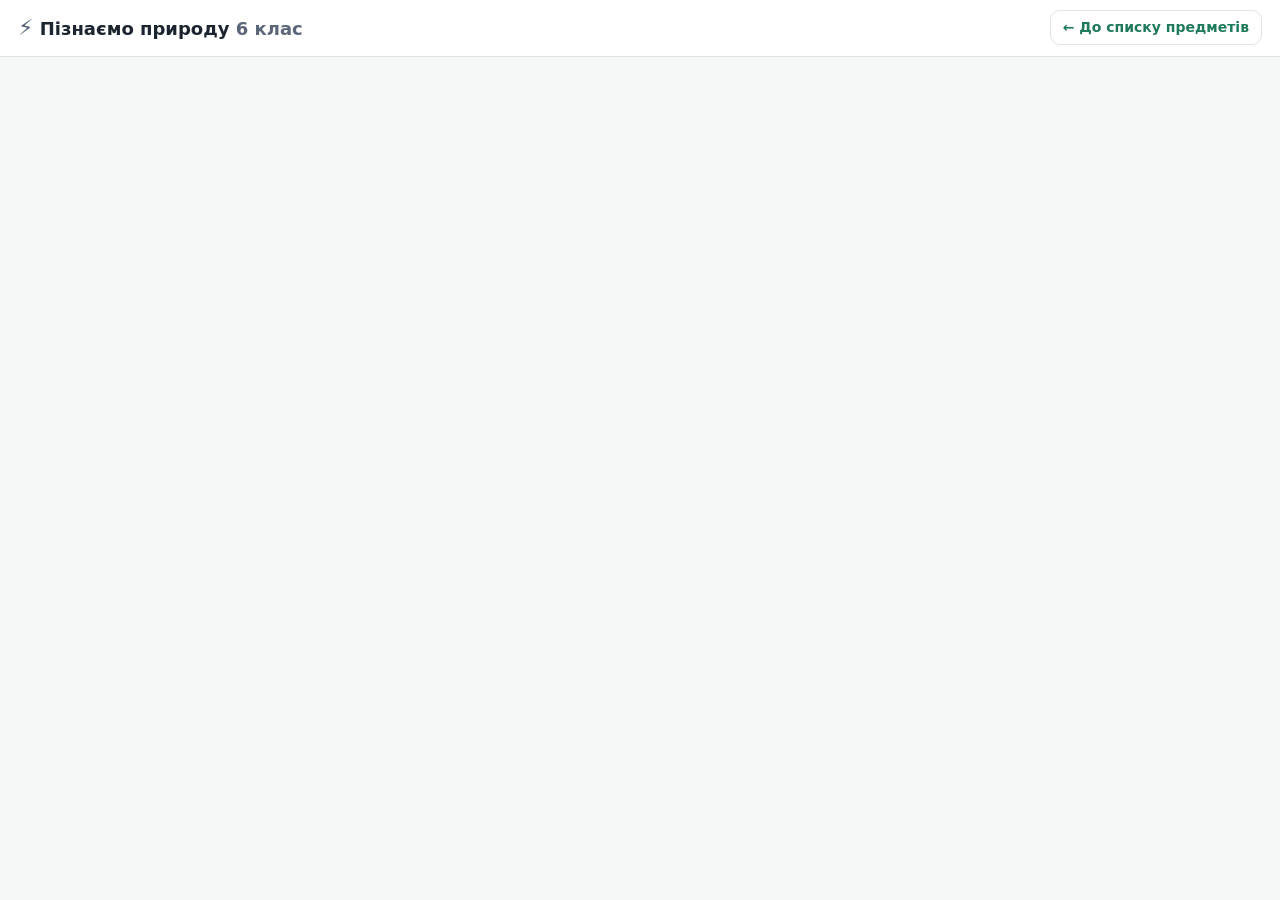
<file: index.html>
<!doctype html>
<html lang="uk">
<head>
  <meta charset="utf-8">
  <!-- Корінь репозиторію = корінь GitHub Pages, а сам конспект лежить у course/.
       Редирект працює і за посиланням, і подвійним кліком по файлу. -->
  <meta http-equiv="refresh" content="0; url=course/index.html">
  <title>Пізнаємо природу 6 клас</title>
  <!-- Іконка вшита в сторінку: інакше браузер сам піде по /favicon.ico і зловить 404. -->
  <link rel="icon" href="data:image/svg+xml,%3Csvg xmlns='http://www.w3.org/2000/svg' viewBox='0 0 100 100'%3E%3Ctext y='.92em' font-size='92'%3E%E2%9A%A1%3C/text%3E%3C/svg%3E">
</head>
<body>
  <a href="course/index.html">Відкрити конспект</a>
</body>
</html>
</file>
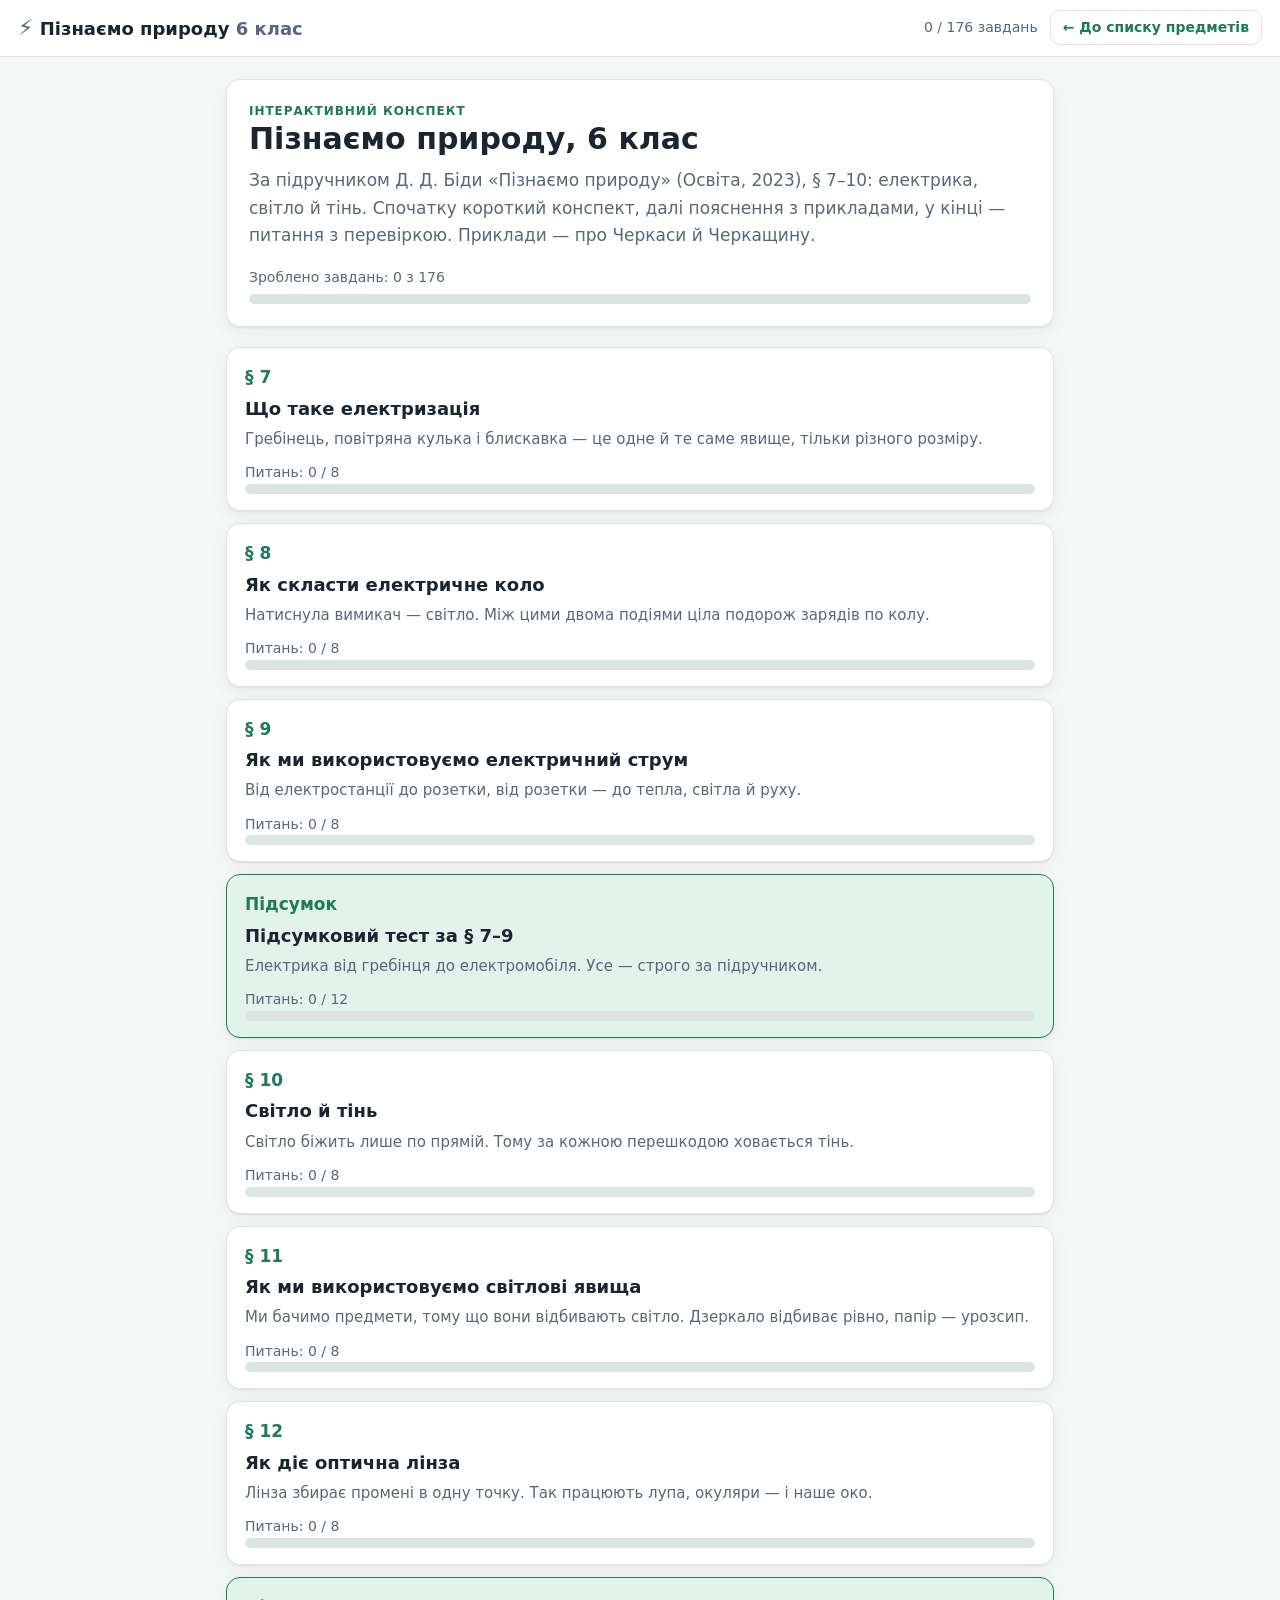
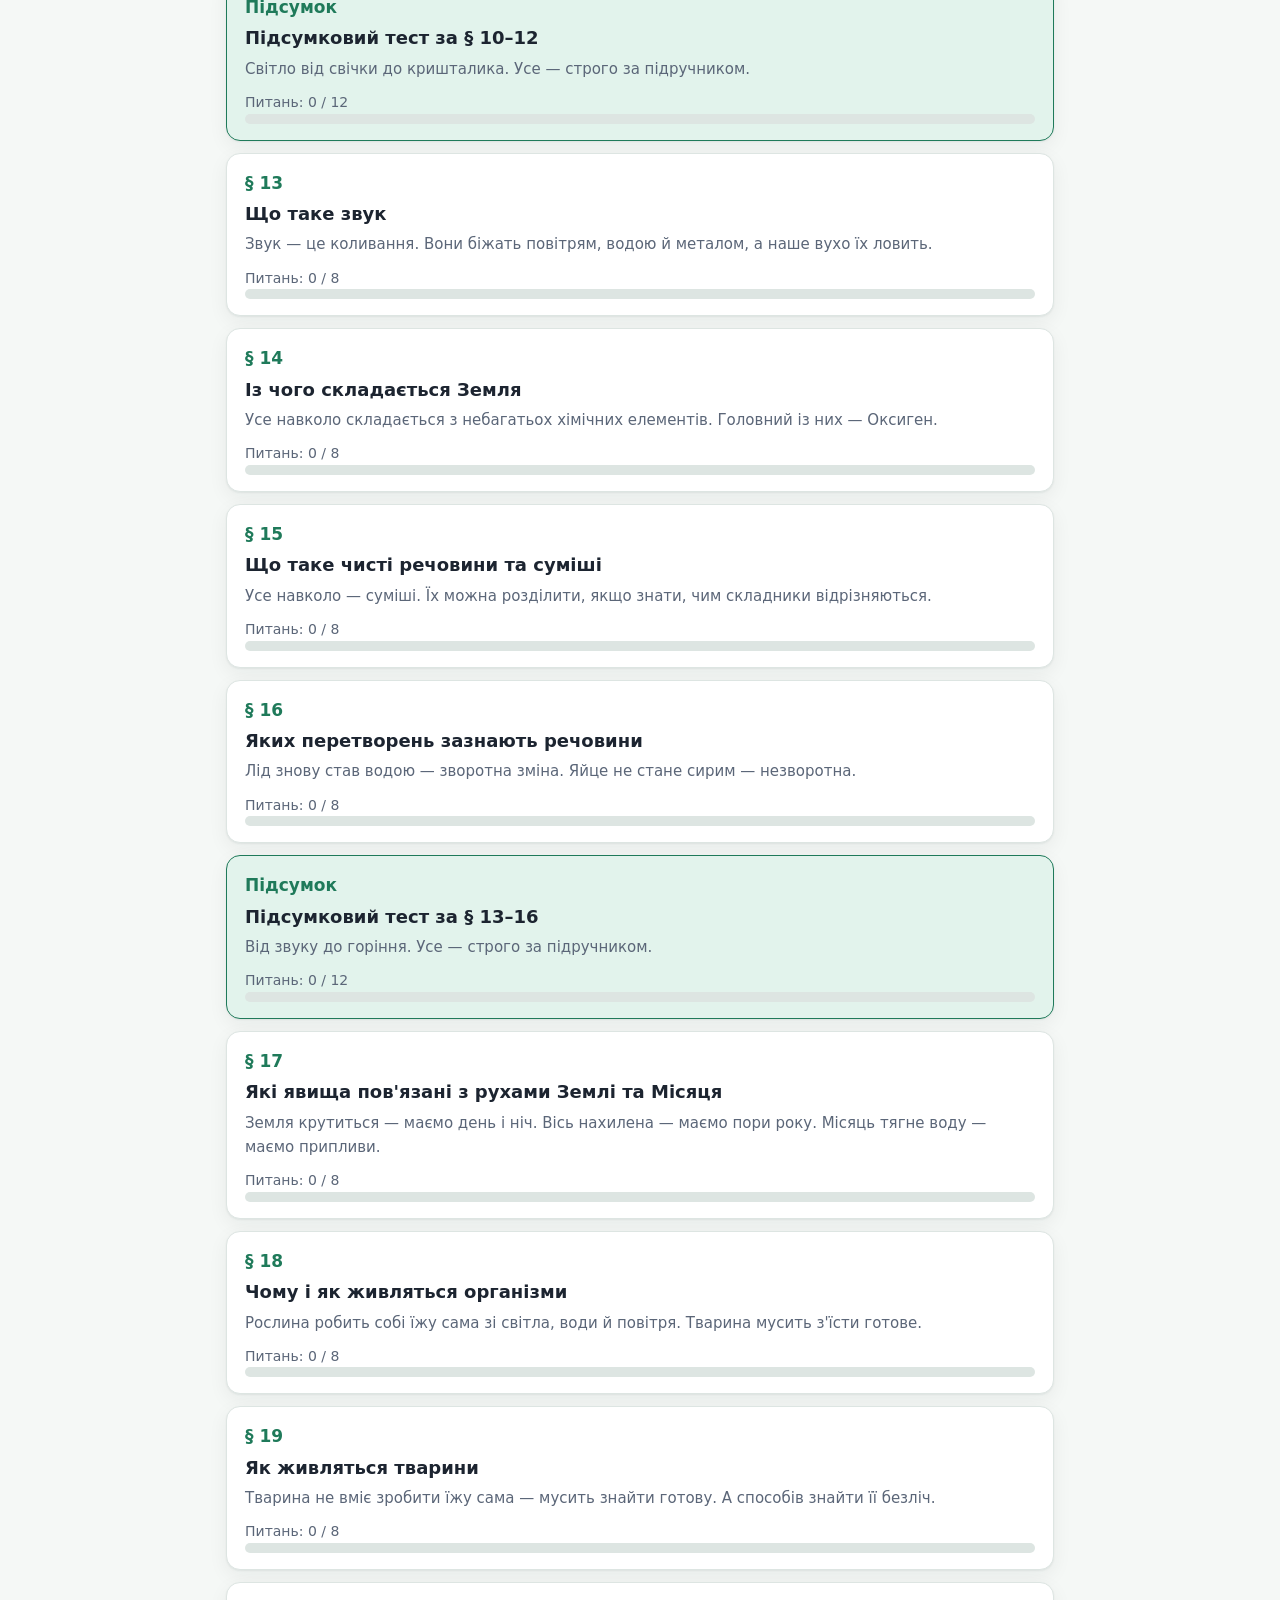
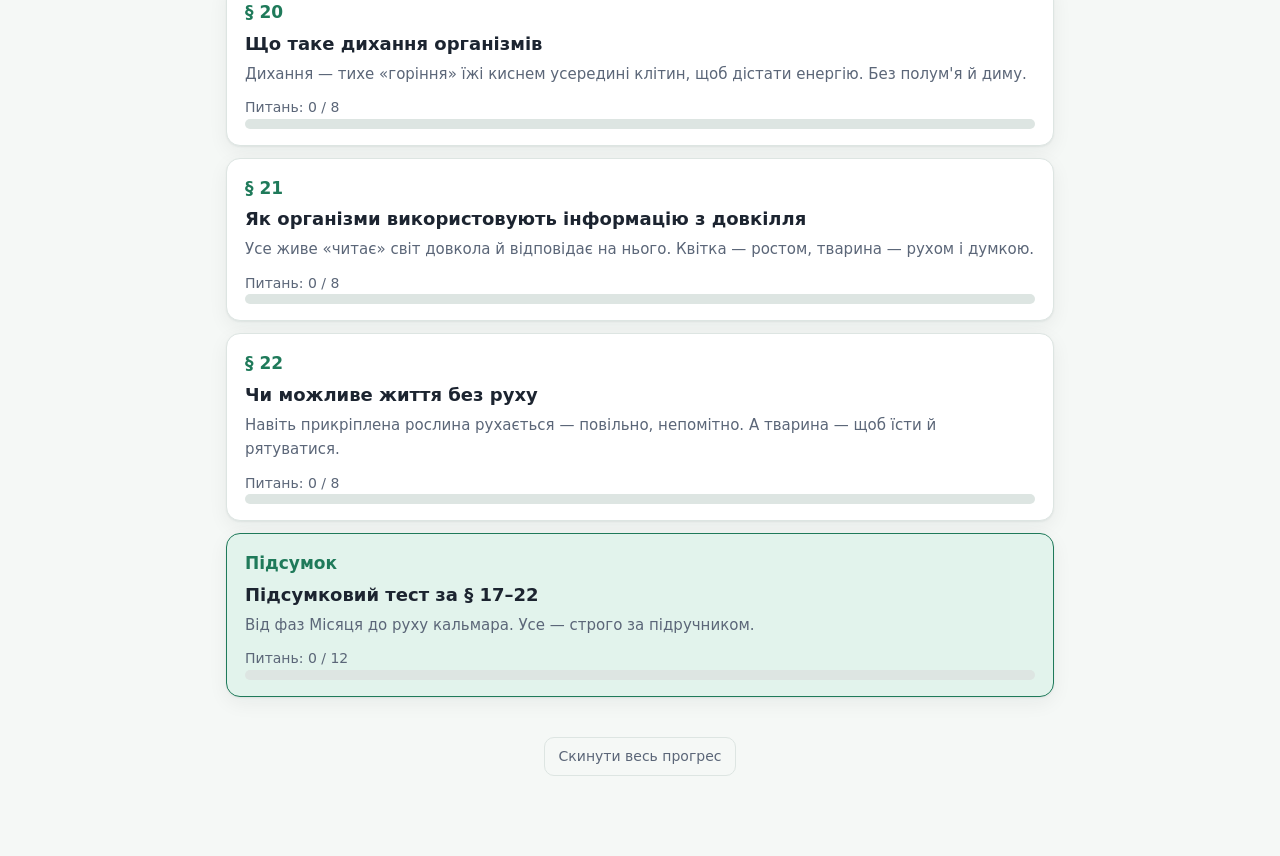
<file: course/index.html>
<!doctype html>
<html lang="uk">
<head>
  <meta charset="utf-8">
  <meta name="viewport" content="width=device-width, initial-scale=1">
  <title>Пізнаємо природу 6 клас</title>
  <!-- Іконка вшита в сторінку: інакше браузер сам піде по /favicon.ico і зловить 404. -->
  <link rel="icon" href="data:image/svg+xml,%3Csvg xmlns='http://www.w3.org/2000/svg' viewBox='0 0 100 100'%3E%3Ctext y='.92em' font-size='92'%3E%E2%9A%A1%3C/text%3E%3C/svg%3E">
  <link rel="stylesheet" href="css/app.css">
</head>
<body>
  <header class="topbar">
    <a class="brand" href="#/"><span class="globe">⚡</span> Пізнаємо природу <span>6 клас</span></a>
    <span class="spacer"></span>
    <span class="bar-label" id="progressMini"></span>
    <!-- Усі курси Лізи зібрані на liza-school.github.io. Посилання абсолютне,
         щоб працювало і онлайн, і з file:// при подвійному кліку. -->
    <a class="subjects-link" href="https://liza-school.github.io/" title="До списку предметів">← <span class="full">До списку предметів</span><span class="short">Предмети</span></a>
  </header>

  <main id="app"></main>

  <script src="js/engine.js"></script>
  <script src="js/lessons/p07.js"></script>
  <script src="js/lessons/p08.js"></script>
  <script src="js/lessons/p09.js"></script>
  <script src="js/lessons/test.js"></script>
  <script src="js/lessons/p10.js"></script>
  <script src="js/lessons/p11.js"></script>
  <script src="js/lessons/p12.js"></script>
  <script src="js/lessons/test2.js"></script>
  <script src="js/lessons/p13.js"></script>
  <script src="js/lessons/p14.js"></script>
  <script src="js/lessons/p15.js"></script>
  <script src="js/lessons/p16.js"></script>
  <script src="js/lessons/test3.js"></script>
  <script src="js/lessons/p17.js"></script>
  <script src="js/lessons/p18.js"></script>
  <script src="js/lessons/p19.js"></script>
  <script src="js/lessons/p20.js"></script>
  <script src="js/lessons/p21.js"></script>
  <script src="js/lessons/p22.js"></script>
  <script src="js/lessons/test4.js"></script>
  <script>COURSE.start();</script>
</body>
</html>
</file>
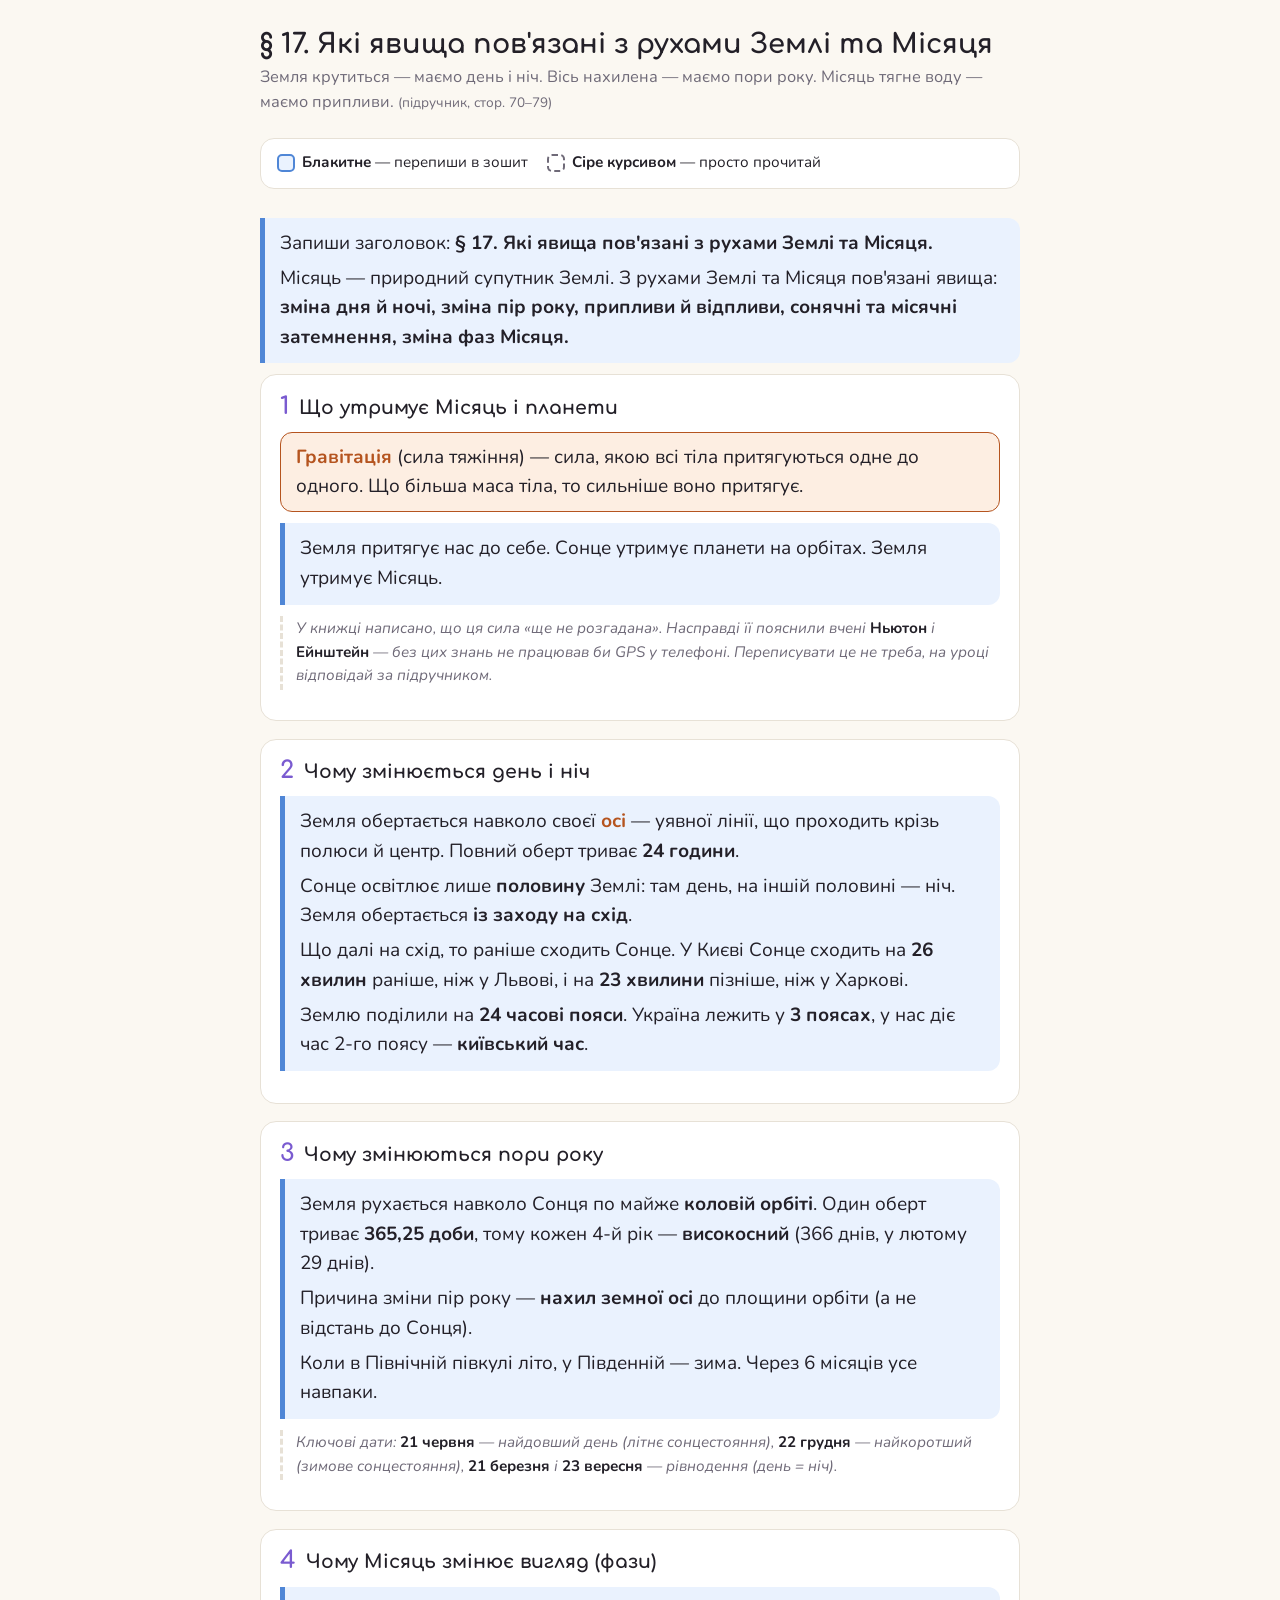
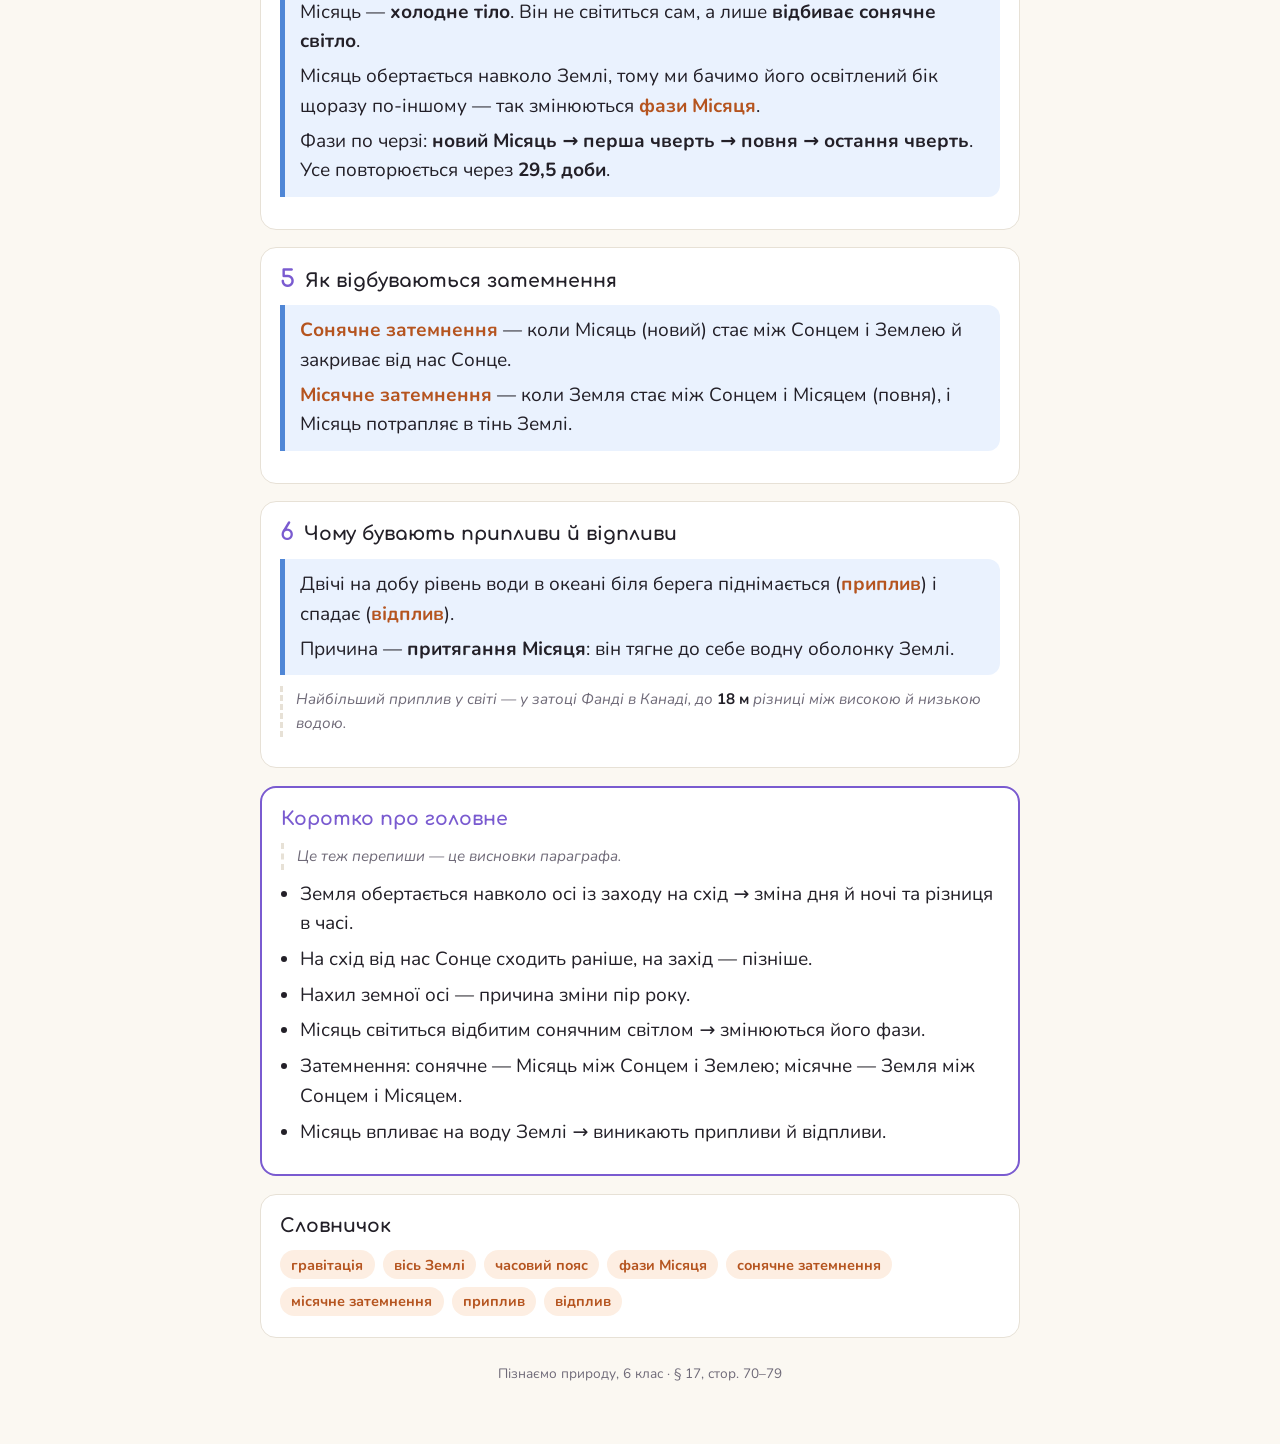
<file: course/konspekt/p17.html>
<!doctype html>
<html lang="uk">
<head>
<meta charset="utf-8">
<meta name="viewport" content="width=device-width, initial-scale=1, viewport-fit=cover">
<title>Конспект § 17</title>
<link rel="icon" href="data:image/svg+xml,%3Csvg xmlns='http://www.w3.org/2000/svg' viewBox='0 0 100 100'%3E%3Ctext y='.92em' font-size='92'%3E%F0%9F%8C%99%3C/text%3E%3C/svg%3E">
<link rel="preconnect" href="https://fonts.googleapis.com">
<link rel="preconnect" href="https://fonts.gstatic.com" crossorigin>
<link rel="stylesheet" href="https://fonts.googleapis.com/css2?family=Comfortaa:wght@500;700&family=Nunito:ital,wght@0,400;0,600;0,700;1,600&display=swap">
<style>
/* Layout: один стовпчик-зошит, блакитні блоки «у зошит» + сірі підписи «прочитай». */
:root{
  --paper:#fbf8f2;        /* тло-папір */
  --card:#ffffff;         /* картка розділу */
  --ink:#232028;          /* основний текст */
  --muted:#6f6a78;        /* підписи «прочитай» */
  --copy-bg:#eaf2fe;      /* блок «переписати» */
  --copy-edge:#4f86d6;    /* рамка блоку «переписати» */
  --term:#b5541f;         /* терміни */
  --term-bg:#fdeee2;
  --line:#e7e1d6;         /* розділювачі */
  --num:#7a5bd0;          /* номери розділів */
  color-scheme: light;
}
@media (prefers-color-scheme: dark){
  :root:not([data-theme="light"]){
    --paper:#191720; --card:#211e2a; --ink:#ece8f1; --muted:#a59fb2;
    --copy-bg:#1d2a3e; --copy-edge:#5b90dd; --term:#f0a06a; --term-bg:#352419;
    --line:#332e3e; --num:#a88bf0; color-scheme: dark;
  }
}
:root[data-theme="dark"]{
  --paper:#191720; --card:#211e2a; --ink:#ece8f1; --muted:#a59fb2;
  --copy-bg:#1d2a3e; --copy-edge:#5b90dd; --term:#f0a06a; --term-bg:#352419;
  --line:#332e3e; --num:#a88bf0; color-scheme: dark;
}

*{box-sizing:border-box}
html,body{margin:0}
body{
  background:var(--paper); color:var(--ink);
  font-family:"Nunito",system-ui,-apple-system,"Segoe UI",sans-serif;
  font-size:19px; line-height:1.55;
  padding-left:max(16px,env(safe-area-inset-left,0px));
  padding-right:max(16px,env(safe-area-inset-right,0px));
  padding-block:28px 60px;
}
.wrap{max-width:760px;margin:0 auto}

h1{
  font-family:"Comfortaa",sans-serif; font-weight:700;
  font-size:1.7rem; line-height:1.2; margin:0 0 .25rem;
  text-wrap:balance;
}
.lead{color:var(--muted); font-size:1.02rem; margin:0 0 1.4rem}
.src{color:var(--muted); font-size:.85rem}

/* легенда */
.legend{
  display:flex; flex-wrap:wrap; gap:.6rem 1.2rem;
  background:var(--card); border:1px solid var(--line); border-radius:14px;
  padding:.8rem 1rem; margin:0 0 1.8rem; font-size:.95rem;
}
.legend b{font-weight:700}
.chip{display:inline-flex;align-items:center;gap:.45rem}
.swatch{width:1.1rem;height:1.1rem;border-radius:5px;flex:none}
.sw-copy{background:var(--copy-bg);border:2px solid var(--copy-edge)}
.sw-read{background:transparent;border:2px dashed var(--muted)}

/* розділ */
section{
  background:var(--card); border:1px solid var(--line); border-radius:16px;
  padding:1.1rem 1.2rem 1.3rem; margin:0 0 1.1rem;
}
h2{
  font-family:"Comfortaa",sans-serif; font-weight:700;
  font-size:1.18rem; line-height:1.25; margin:.1rem 0 .8rem;
  display:flex; gap:.6rem; align-items:baseline; text-wrap:balance;
}
h2 .n{
  font-family:"Comfortaa",sans-serif; color:var(--num); font-weight:700;
  font-size:1.5rem; line-height:1; flex:none;
}

/* блок, який треба переписати */
.copy{
  background:var(--copy-bg); border-left:5px solid var(--copy-edge);
  border-radius:0 12px 12px 0; padding:.7rem .95rem; margin:.7rem 0;
}
.copy p{margin:.35rem 0}
.copy p:first-child{margin-top:0}
.copy p:last-child{margin-bottom:0}
.copy b{color:var(--ink)}

/* підказка «просто прочитай» */
.read{
  color:var(--muted); font-size:.95rem; font-style:italic;
  border-left:3px dashed var(--line); padding:.1rem 0 .1rem .8rem; margin:.6rem 0;
}
.read b{font-style:normal;color:var(--ink)}

/* терміни */
.term{color:var(--term); font-weight:700; font-style:normal}

/* рамка-означення */
.def{
  background:var(--term-bg); border:1px solid var(--term);
  border-radius:12px; padding:.6rem .9rem; margin:.7rem 0;
}
.def .word{color:var(--term); font-weight:700}

/* підсумок */
.summary{border:2px solid var(--num)}
.summary h2{color:var(--num)}
.summary ul{margin:.3rem 0 0; padding-left:1.2rem}
.summary li{margin:.4rem 0}

/* словничок */
.words{display:flex;flex-wrap:wrap;gap:.5rem}
.words span{
  background:var(--term-bg); color:var(--term); font-weight:700;
  border-radius:999px; padding:.2rem .7rem; font-size:.9rem;
}

footer{color:var(--muted); font-size:.85rem; text-align:center; margin-top:1.6rem}

@media (max-width:420px){
  body{font-size:18px}
  h1{font-size:1.45rem}
}
@media print{
  :root{--paper:#fff;--card:#fff}
  body{font-size:12pt;padding:0}
  section,.legend{break-inside:avoid; border-color:#bbb}
  .copy{background:#eef4fd}
}
</style>
</head>
<body>
<div class="wrap">

  <h1>§ 17. Які явища пов'язані з рухами Землі та Місяця</h1>
  <p class="lead">Земля крутиться — маємо день і ніч. Вісь нахилена — маємо пори року. Місяць тягне воду — маємо припливи. <span class="src">(підручник, стор. 70–79)</span></p>

  <div class="legend">
    <span class="chip"><span class="swatch sw-copy"></span><span><b>Блакитне</b> — перепиши в зошит</span></span>
    <span class="chip"><span class="swatch sw-read"></span><span><b>Сіре курсивом</b> — просто прочитай</span></span>
  </div>

  <div class="copy">
    <p>Запиши заголовок: <b>§ 17. Які явища пов'язані з рухами Землі та Місяця.</b></p>
    <p>Місяць — природний супутник Землі. З рухами Землі та Місяця пов'язані явища: <b>зміна дня й ночі, зміна пір року, припливи й відпливи, сонячні та місячні затемнення, зміна фаз Місяця.</b></p>
  </div>

  <section>
    <h2><span class="n">1</span> Що утримує Місяць і планети</h2>
    <div class="def">
      <span class="word">Гравітація</span> (сила тяжіння) — сила, якою всі тіла притягуються одне до одного. Що більша маса тіла, то сильніше воно притягує.
    </div>
    <div class="copy">
      <p>Земля притягує нас до себе. Сонце утримує планети на орбітах. Земля утримує Місяць.</p>
    </div>
    <p class="read">У книжці написано, що ця сила «ще не розгадана». Насправді її пояснили вчені <b>Ньютон</b> і <b>Ейнштейн</b> — без цих знань не працював би GPS у телефоні. Переписувати це не треба, на уроці відповідай за підручником.</p>
  </section>

  <section>
    <h2><span class="n">2</span> Чому змінюється день і ніч</h2>
    <div class="copy">
      <p>Земля обертається навколо своєї <span class="term">осі</span> — уявної лінії, що проходить крізь полюси й центр. Повний оберт триває <b>24 години</b>.</p>
      <p>Сонце освітлює лише <b>половину</b> Землі: там день, на іншій половині — ніч. Земля обертається <b>із заходу на схід</b>.</p>
      <p>Що далі на схід, то раніше сходить Сонце. У Києві Сонце сходить на <b>26 хвилин</b> раніше, ніж у Львові, і на <b>23 хвилини</b> пізніше, ніж у Харкові.</p>
      <p>Землю поділили на <b>24 часові пояси</b>. Україна лежить у <b>3 поясах</b>, у нас діє час 2-го поясу — <b>київський час</b>.</p>
    </div>
  </section>

  <section>
    <h2><span class="n">3</span> Чому змінюються пори року</h2>
    <div class="copy">
      <p>Земля рухається навколо Сонця по майже <b>коловій орбіті</b>. Один оберт триває <b>365,25 доби</b>, тому кожен 4-й рік — <b>високосний</b> (366 днів, у лютому 29 днів).</p>
      <p>Причина зміни пір року — <b>нахил земної осі</b> до площини орбіти (а не відстань до Сонця).</p>
      <p>Коли в Північній півкулі літо, у Південній — зима. Через 6 місяців усе навпаки.</p>
    </div>
    <p class="read">Ключові дати: <b>21 червня</b> — найдовший день (літнє сонцестояння), <b>22 грудня</b> — найкоротший (зимове сонцестояння), <b>21 березня</b> і <b>23 вересня</b> — рівнодення (день = ніч).</p>
  </section>

  <section>
    <h2><span class="n">4</span> Чому Місяць змінює вигляд (фази)</h2>
    <div class="copy">
      <p>Місяць — <b>холодне тіло</b>. Він не світиться сам, а лише <b>відбиває сонячне світло</b>.</p>
      <p>Місяць обертається навколо Землі, тому ми бачимо його освітлений бік щоразу по-іншому — так змінюються <span class="term">фази Місяця</span>.</p>
      <p>Фази по черзі: <b>новий Місяць → перша чверть → повня → остання чверть</b>. Усе повторюється через <b>29,5 доби</b>.</p>
    </div>
  </section>

  <section>
    <h2><span class="n">5</span> Як відбуваються затемнення</h2>
    <div class="copy">
      <p><span class="term">Сонячне затемнення</span> — коли Місяць (новий) стає між Сонцем і Землею й закриває від нас Сонце.</p>
      <p><span class="term">Місячне затемнення</span> — коли Земля стає між Сонцем і Місяцем (повня), і Місяць потрапляє в тінь Землі.</p>
    </div>
  </section>

  <section>
    <h2><span class="n">6</span> Чому бувають припливи й відпливи</h2>
    <div class="copy">
      <p>Двічі на добу рівень води в океані біля берега піднімається (<span class="term">приплив</span>) і спадає (<span class="term">відплив</span>).</p>
      <p>Причина — <b>притягання Місяця</b>: він тягне до себе водну оболонку Землі.</p>
    </div>
    <p class="read">Найбільший приплив у світі — у затоці Фанді в Канаді, до <b>18 м</b> різниці між високою й низькою водою.</p>
  </section>

  <section class="summary">
    <h2>Коротко про головне</h2>
    <p class="read" style="margin-top:0">Це теж перепиши — це висновки параграфа.</p>
    <ul>
      <li>Земля обертається навколо осі із заходу на схід → зміна дня й ночі та різниця в часі.</li>
      <li>На схід від нас Сонце сходить раніше, на захід — пізніше.</li>
      <li>Нахил земної осі — причина зміни пір року.</li>
      <li>Місяць світиться відбитим сонячним світлом → змінюються його фази.</li>
      <li>Затемнення: сонячне — Місяць між Сонцем і Землею; місячне — Земля між Сонцем і Місяцем.</li>
      <li>Місяць впливає на воду Землі → виникають припливи й відпливи.</li>
    </ul>
  </section>

  <section>
    <h2>Словничок</h2>
    <div class="words">
      <span>гравітація</span><span>вісь Землі</span><span>часовий пояс</span>
      <span>фази Місяця</span><span>сонячне затемнення</span><span>місячне затемнення</span>
      <span>приплив</span><span>відплив</span>
    </div>
  </section>

  <footer>Пізнаємо природу, 6 клас · § 17, стор. 70–79</footer>

</div>
</body>
</html>
</file>
<file: course/css/app.css>
/* Географія 6 клас — інтерактивний конспект. Оформлення. */

:root {
  --bg: #f5f8f6;
  --bg-soft: #ffffff;
  --text: #1c2430;
  --text-dim: #5b6678;
  --border: #dde5e2;
  --accent: #1f7a5a;
  --accent-soft: #e2f3ec;
  --green: #1e9e63;
  --green-soft: #e3f7ec;
  --red: #d64545;
  --red-soft: #fdeaea;
  --yellow: #b8860b;
  --yellow-soft: #fdf5dd;
  --blue: #2f6df6;
  --blue-soft: #e8efff;
  --local: #a8562b;
  --local-soft: #fbeee5;
  --game: #7b4fd8;
  --game-soft: #f0eaff;
  --potter: #8e2f4f;
  --potter-soft: #fdeaf0;
  --horse: #8a6d1f;
  --horse-soft: #f8f1d8;
  --onepiece: #e8640f;
  --onepiece-soft: #fff0e2;
  --radius: 14px;
  --shadow: 0 1px 2px rgba(20, 35, 30, .06), 0 6px 20px rgba(20, 35, 30, .06);
  --sans: "Segoe UI", Inter, system-ui, -apple-system, Roboto, sans-serif;
}

@media (prefers-color-scheme: dark) {
  :root {
    --bg: #141a19;
    --bg-soft: #1b2322;
    --text: #e8eeea;
    --text-dim: #a2aeb0;
    --border: #2b3533;
    --accent: #5cc79c;
    --accent-soft: #17302a;
    --green: #4bd18b;
    --green-soft: #16301f;
    --red: #ff7a7a;
    --red-soft: #331a1c;
    --yellow: #e3bb4c;
    --yellow-soft: #302a16;
    --blue: #6f9bff;
    --blue-soft: #1c2740;
    --local: #e0a271;
    --local-soft: #2b1e15;
    --game: #b699ff;
    --game-soft: #241d3c;
    --potter: #f09ab8;
    --potter-soft: #2e1420;
    --horse: #d8bb63;
    --horse-soft: #2a2415;
    --onepiece: #ff9e4d;
    --onepiece-soft: #2e1c0d;
    --shadow: 0 1px 2px rgba(0, 0, 0, .3), 0 8px 24px rgba(0, 0, 0, .35);
  }
}

* { box-sizing: border-box; }

body {
  margin: 0;
  background: var(--bg);
  color: var(--text);
  font: 17px/1.62 var(--sans);
}

a { color: var(--accent); }

/* Наскрізна врізка One Piece — підсвічена фраза прямо в тексті конспекту. */
.op { background: var(--onepiece-soft); box-shadow: inset 0 -2px 0 var(--onepiece); border-radius: 3px; padding: 0 .15em; }

.topbar {
  position: sticky;
  top: 0;
  z-index: 5;
  display: flex;
  align-items: center;
  gap: 12px;
  padding: 10px 18px;
  background: var(--bg-soft);
  border-bottom: 1px solid var(--border);
}

.brand {
  font-weight: 700;
  text-decoration: none;
  color: var(--text);
  font-size: 18px;
}

.brand span { color: var(--text-dim); font-weight: 600; }
.brand .globe { font-size: 22px; }
.spacer { flex: 1; }
.bar-label { color: var(--text-dim); font-size: 14px; }

/* Кнопка «До списку предметів» у шапці. На вузькому екрані — коротший підпис. */
.subjects-link {
  font-size: 14px;
  font-weight: 600;
  color: var(--accent);
  text-decoration: none;
  white-space: nowrap;
  border: 1px solid var(--border);
  border-radius: 10px;
  padding: 5px 12px;
}

.subjects-link:hover { background: var(--accent-soft); border-color: var(--accent); }
.subjects-link .short { display: none; }

@media (max-width: 620px) {
  /* Бренд — першим рядком, прогрес і кнопка — другим, щоб назва не ламалась на три рядки. */
  .topbar { flex-wrap: wrap; row-gap: 6px; }
  .topbar .brand { flex-basis: 100%; }
  .topbar .spacer { display: none; }
  .subjects-link { margin-left: auto; }
  .subjects-link .full { display: none; }
  .subjects-link .short { display: inline; }
}

main {
  max-width: 860px;
  margin: 0 auto;
  padding: 22px 16px 80px;
}

h1 { font-size: 30px; margin: 0 0 6px; line-height: 1.2; }
h2 { font-size: 23px; margin: 28px 0 10px; }
h3 { font-size: 19px; margin: 18px 0 8px; }
p { margin: 10px 0; }
ul, ol { margin: 10px 0; padding-left: 24px; }
li { margin: 4px 0; }

.kicker {
  text-transform: uppercase;
  letter-spacing: .08em;
  font-size: 12px;
  font-weight: 700;
  color: var(--accent);
}

.lead { color: var(--text-dim); }

.hero {
  background: var(--bg-soft);
  border: 1px solid var(--border);
  border-radius: var(--radius);
  padding: 22px;
  box-shadow: var(--shadow);
}

.bar {
  position: relative;
  height: 10px;
  border-radius: 999px;
  background: var(--border);
  overflow: hidden;
}

.bar i {
  position: absolute;
  inset: 0 auto 0 0;
  background: var(--accent);
  border-radius: 999px;
  transition: width .3s;
}

.overall { margin-top: 16px; }
.overall .bar-label { display: block; margin-bottom: 6px; }

.cards { display: grid; gap: 12px; margin-top: 20px; }

.card {
  display: block;
  text-decoration: none;
  color: inherit;
  background: var(--bg-soft);
  border: 1px solid var(--border);
  border-radius: var(--radius);
  padding: 16px 18px;
  box-shadow: var(--shadow);
}

.card:hover { border-color: var(--accent); }
.card .num { color: var(--accent); font-weight: 700; }
.card .title { font-weight: 700; font-size: 18px; margin: 2px 0 4px; }
.card .sub { color: var(--text-dim); font-size: 15px; }
.card .stat { color: var(--text-dim); font-size: 14px; margin-top: 10px; }
.card.exam { border-color: var(--accent); background: var(--accent-soft); }

.goals {
  background: var(--accent-soft);
  border-radius: var(--radius);
  padding: 12px 18px;
  margin: 16px 0;
}

.goals b { display: block; margin-bottom: 4px; }

.block {
  background: var(--bg-soft);
  border: 1px solid var(--border);
  border-radius: var(--radius);
  padding: 4px 18px 14px;
  margin: 16px 0;
  box-shadow: var(--shadow);
}

.block.plain { background: none; border: none; box-shadow: none; padding: 0 2px; }

.block-head {
  display: flex;
  align-items: center;
  gap: 10px;
  padding: 12px 0 6px;
  font-weight: 700;
}

.tag {
  font-size: 11px;
  text-transform: uppercase;
  letter-spacing: .06em;
  padding: 3px 8px;
  border-radius: 999px;
  background: var(--accent-soft);
  color: var(--accent);
  font-weight: 700;
}

.done-mark { margin-left: auto; color: var(--green); font-weight: 700; }

.block.note { background: var(--yellow-soft); border-color: var(--yellow); }
.block.note .tag { background: var(--yellow); color: #fff; }
.block.cherkasy { background: var(--local-soft); border-color: var(--local); }
.block.cherkasy .tag { background: var(--local); color: #fff; }
.block.ukraine { background: var(--blue-soft); border-color: var(--blue); }
.block.ukraine .tag { background: var(--blue); color: #fff; }
.block.life { background: var(--green-soft); border-color: var(--green); }
.block.life .tag { background: var(--green); color: #fff; }
.block.game { background: var(--game-soft); border-color: var(--game); }
.block.game .tag { background: var(--game); color: #fff; }
.block.potter { background: var(--potter-soft); border-color: var(--potter); }
.block.potter .tag { background: var(--potter); color: #fff; }
.block.horse { background: var(--horse-soft); border-color: var(--horse); }
.block.horse .tag { background: var(--horse); color: #fff; }
.block.errata { background: var(--red-soft); border-color: var(--red); }
.block.errata .tag { background: var(--red); color: #fff; }

.errata-row { margin: 8px 0; }
.errata-row.book { color: var(--text-dim); }
.errata-row.truth b { color: var(--red); }
.errata-row.say b { color: var(--green); }

.figure { margin: 16px 0; }

.figure img {
  display: block;
  width: 100%;
  height: auto;
  border: 1px solid var(--border);
  border-radius: 10px;
  background: #fff;
}

.figure figcaption {
  color: var(--text-dim);
  font-size: 14px;
  margin-top: 6px;
}

.gallery { display: grid; gap: 12px; margin: 16px 0; }
.gallery .figure { margin: 0; }
.gallery.cols2 { grid-template-columns: repeat(2, 1fr); }
.gallery.cols3 { grid-template-columns: repeat(3, 1fr); }

@media (max-width: 620px) {
  .gallery.cols2,
  .gallery.cols3 { grid-template-columns: 1fr; }
}

.block .figure { margin: 12px 0 4px; }
.block.summary { background: var(--accent-soft); border-color: var(--accent); }

.terms { width: 100%; border-collapse: collapse; margin: 8px 0; }
.terms td { border-top: 1px solid var(--border); padding: 8px 6px; vertical-align: top; }
.terms td:first-child { font-weight: 700; width: 34%; }

/* Перелік Міжнародних років ООН: рік вузькою колонкою, назва — рештою. */
.years { width: 100%; border-collapse: collapse; margin: 8px 0; }
.years td { border-top: 1px solid var(--border); padding: 5px 6px; vertical-align: top; }
.years td:first-child { font-weight: 700; width: 4.5em; color: var(--accent); }

.book-wording {
  display: block;
  margin-top: 4px;
  font-size: 14px;
  font-style: italic;
  color: var(--text-dim);
}

details { margin: 8px 0; }
summary { cursor: pointer; color: var(--accent); font-weight: 600; }

.options { display: grid; gap: 8px; margin: 10px 0; }

.option {
  display: flex;
  align-items: flex-start;
  gap: 10px;
  text-align: left;
  font: inherit;
  color: inherit;
  background: var(--bg);
  border: 1px solid var(--border);
  border-radius: 10px;
  padding: 10px 12px;
  cursor: pointer;
}

.option:hover { border-color: var(--accent); }
.option .letter { font-weight: 700; color: var(--text-dim); }
.option.right { background: var(--green-soft); border-color: var(--green); }
.option.wrong { background: var(--red-soft); border-color: var(--red); }
.option.picked { border-color: var(--accent); background: var(--accent-soft); }
.option.picked .letter { color: var(--accent); }

.chips { display: flex; flex-wrap: wrap; gap: 8px; margin: 10px 0; }

.chip {
  font: inherit;
  color: inherit;
  background: var(--bg);
  border: 1px solid var(--border);
  border-radius: 999px;
  padding: 6px 14px;
  cursor: pointer;
}

.chip:hover { border-color: var(--accent); }
.chip.used { opacity: .35; pointer-events: none; }
.chip.right { background: var(--green-soft); border-color: var(--green); }
.chip.wrong { background: var(--red-soft); border-color: var(--red); }

.slots { display: grid; gap: 6px; margin: 10px 0; }
.slot { border: 1px dashed var(--border); border-radius: 10px; padding: 8px 12px; color: var(--text-dim); }
.slot.filled { border-style: solid; color: var(--text); }

.answer-input {
  font: inherit;
  color: inherit;
  background: var(--bg);
  border: 1px solid var(--border);
  border-radius: 10px;
  padding: 9px 12px;
  width: 100%;
  max-width: 360px;
}

.toolbar { display: flex; flex-wrap: wrap; gap: 8px; margin: 10px 0 4px; }

.btn {
  font: inherit;
  font-weight: 600;
  border: 1px solid var(--accent);
  background: var(--accent);
  color: #fff;
  border-radius: 10px;
  padding: 8px 16px;
  cursor: pointer;
}

.btn.flat { background: none; color: var(--accent); }
.btn:disabled { opacity: .5; cursor: default; }

.ghost-btn {
  font: inherit;
  border: 1px solid var(--border);
  background: none;
  color: var(--text-dim);
  border-radius: 10px;
  padding: 7px 14px;
  cursor: pointer;
  text-decoration: none;
}

.verdict { margin-top: 8px; min-height: 22px; font-size: 16px; }
.verdict.ok { color: var(--green); font-weight: 600; }
.verdict.no { color: var(--red); }

.navrow { display: flex; justify-content: space-between; gap: 12px; margin-top: 30px; }

.score {
  background: var(--bg-soft);
  border: 1px solid var(--border);
  border-radius: var(--radius);
  padding: 14px 18px;
  margin: 18px 0;
  box-shadow: var(--shadow);
}

footer.page-foot { color: var(--text-dim); font-size: 14px; margin-top: 40px; text-align: center; }
</file>
